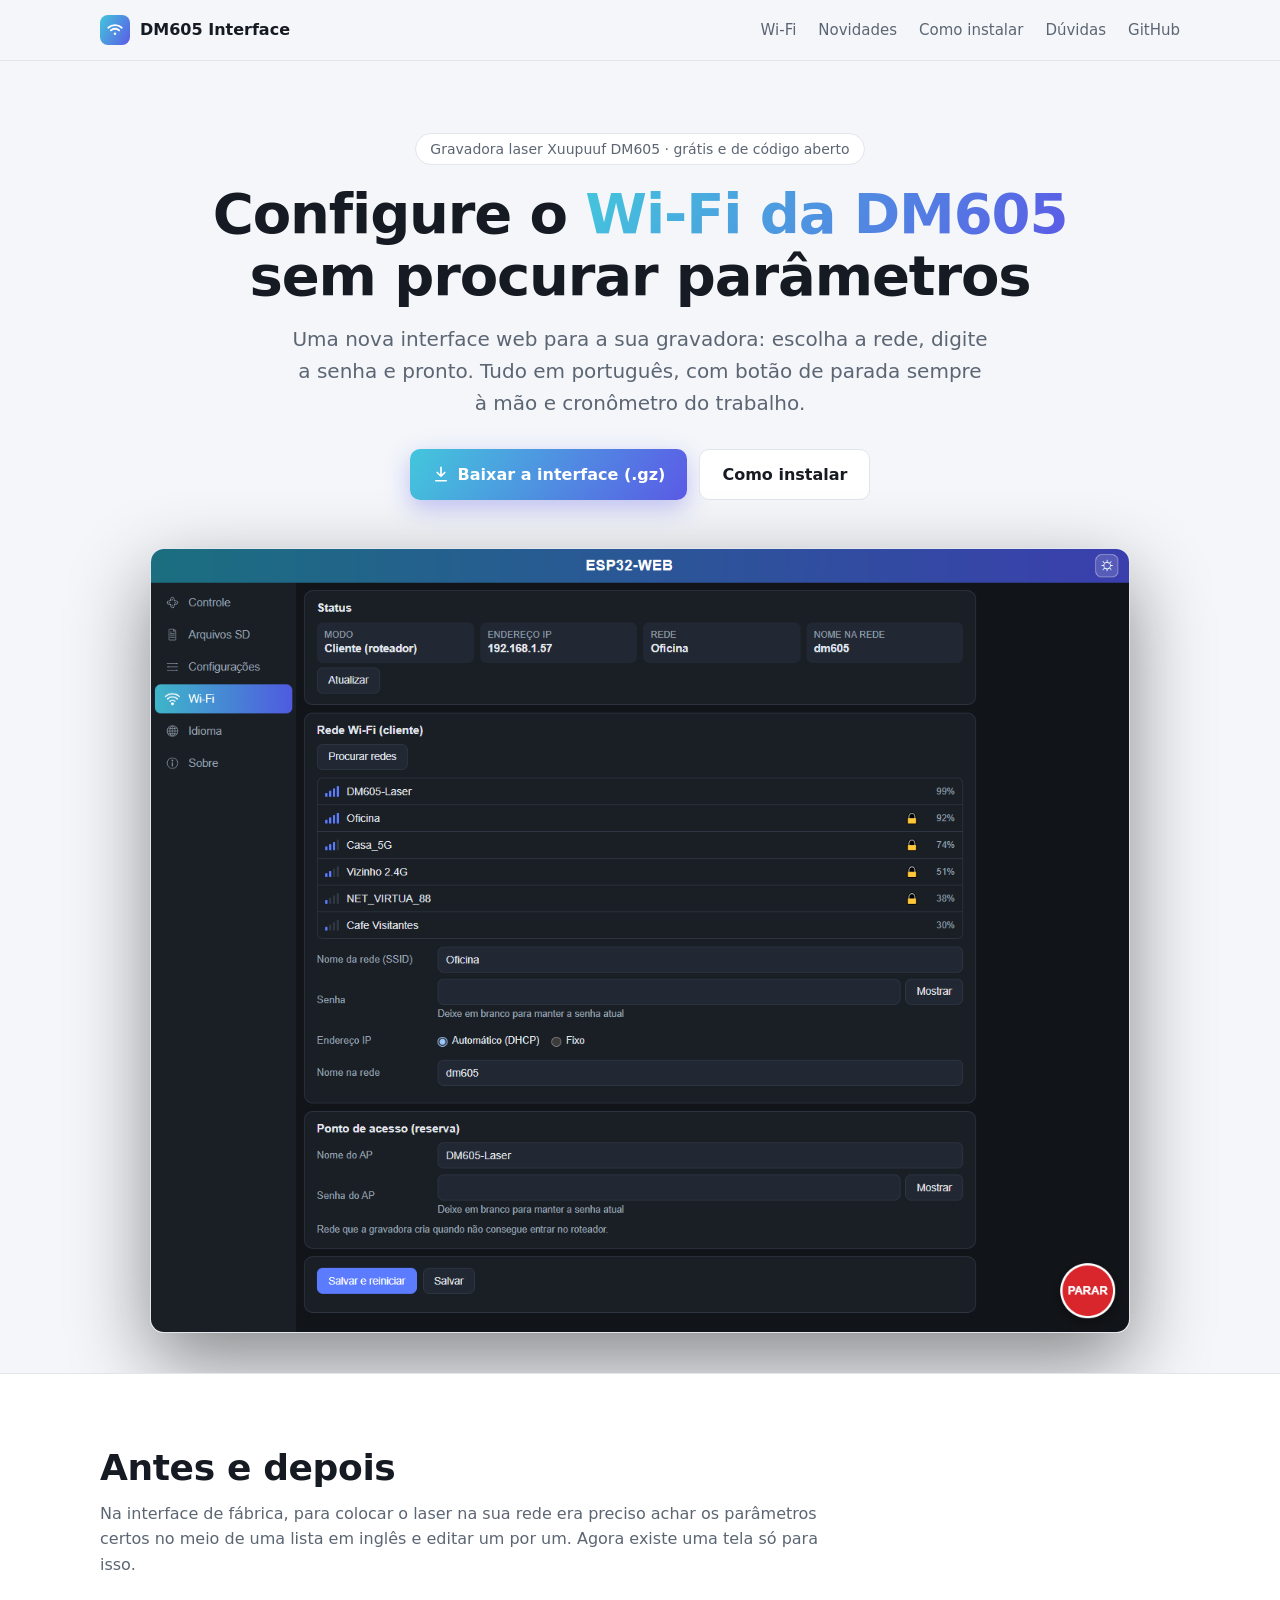
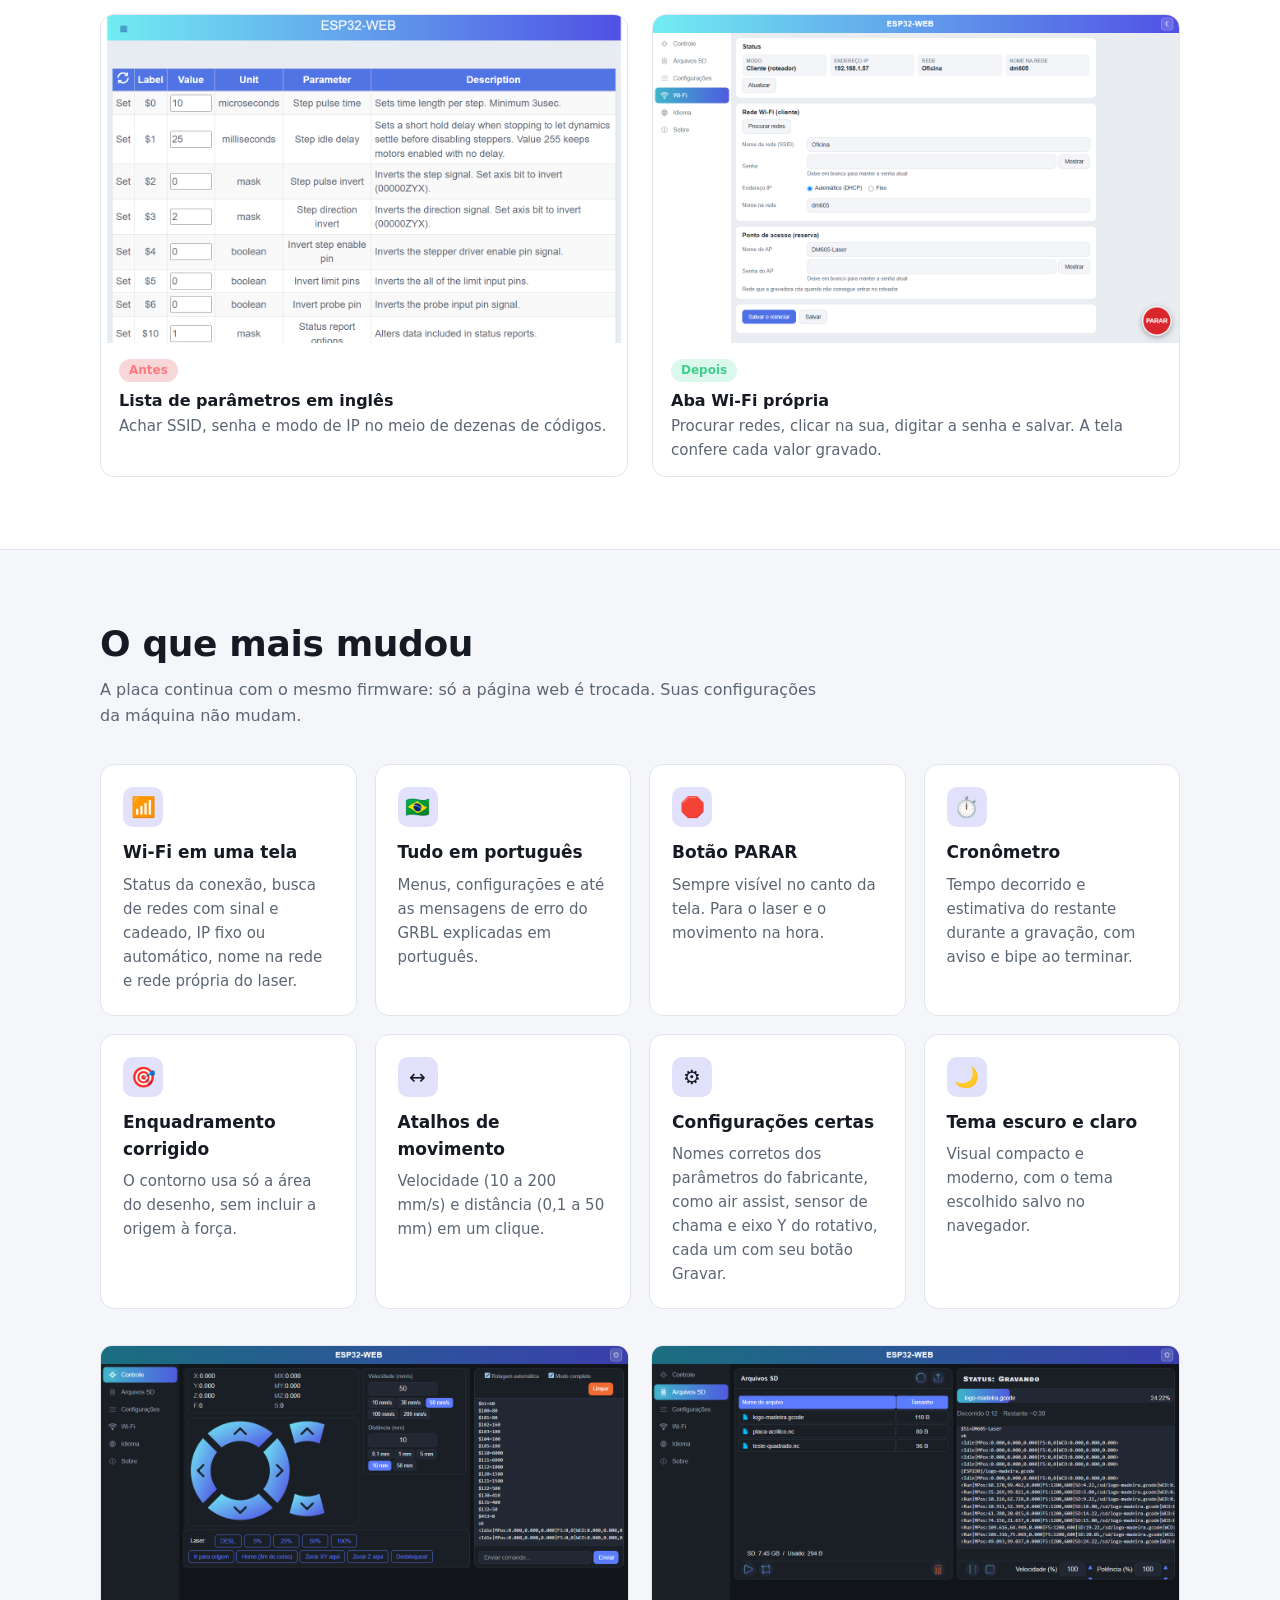
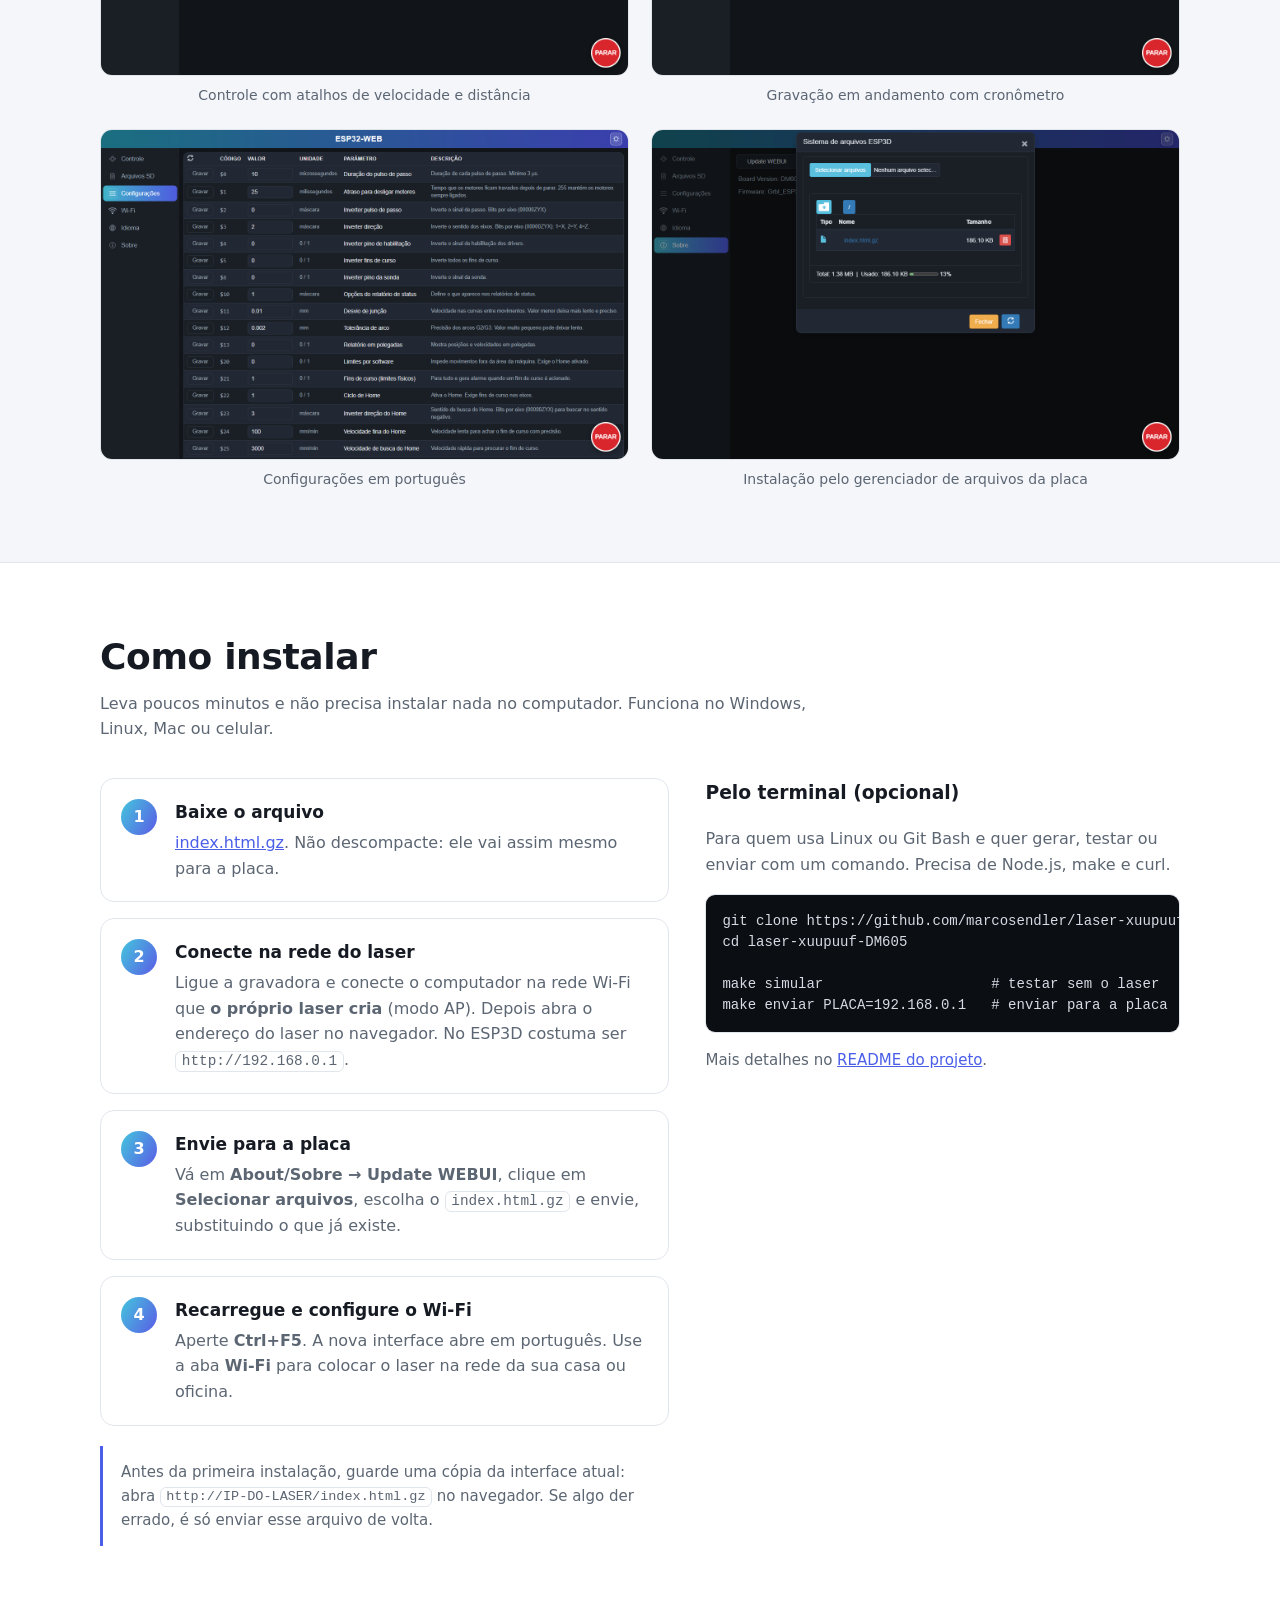
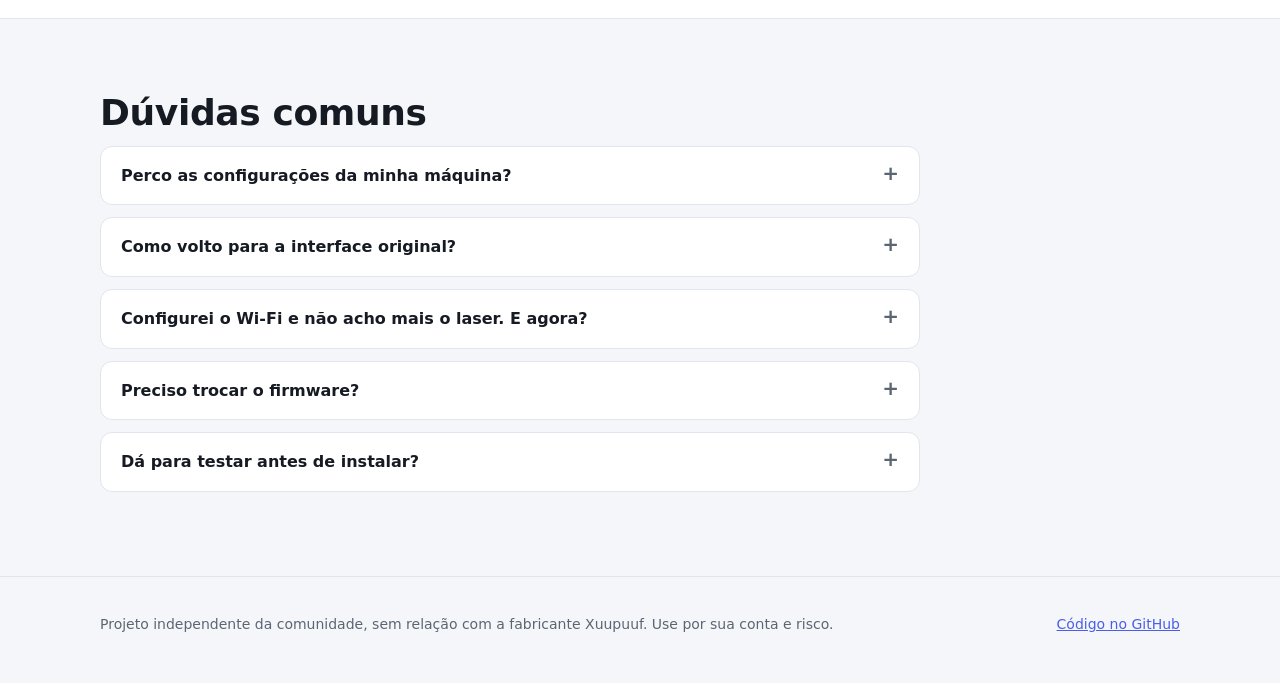
<file: index.html>
<!doctype html>
<html lang="pt-BR">
<head>
<meta charset="utf-8">
<meta name="viewport" content="width=device-width, initial-scale=1">
<title>Xuupuuf DM605: configurar Wi-Fi e nova interface em português</title>
<meta name="description" content="Nova interface web para a gravadora laser Xuupuuf DM605: configure o Wi-Fi sem procurar parâmetros, tudo em português, botão de parada, cronômetro do trabalho. Grátis e de código aberto.">
<meta name="keywords" content="Xuupuuf DM605, DM605 laser, DM605 wifi, configurar wifi gravadora laser, ESP3D, GRBL ESP32, interface web laser">
<link rel="canonical" href="https://marcosendler.github.io/laser-xuupuuf-DM605/">
<meta property="og:type" content="website">
<meta property="og:locale" content="pt_BR">
<meta property="og:title" content="Xuupuuf DM605: configurar Wi-Fi e nova interface em português">
<meta property="og:description" content="Configure o Wi-Fi da sua DM605 por uma tela própria, com a interface toda em português.">
<meta property="og:url" content="https://marcosendler.github.io/laser-xuupuuf-DM605/">
<meta property="og:image" content="https://marcosendler.github.io/laser-xuupuuf-DM605/docs/prints/wifi.png">
<meta name="twitter:card" content="summary_large_image">
<link rel="icon" href="data:image/svg+xml,%3Csvg xmlns='http://www.w3.org/2000/svg' viewBox='0 0 32 32'%3E%3Cdefs%3E%3ClinearGradient id='g' x1='0' y1='0' x2='1' y2='1'%3E%3Cstop offset='0' stop-color='%2343c6dc'/%3E%3Cstop offset='1' stop-color='%235b5be6'/%3E%3C/linearGradient%3E%3C/defs%3E%3Crect width='32' height='32' rx='8' fill='url(%23g)'/%3E%3Cpath d='M8 13a11 11 0 0 1 16 0M11 17a6.5 6.5 0 0 1 10 0' stroke='%23fff' stroke-width='2.4' fill='none' stroke-linecap='round'/%3E%3Ccircle cx='16' cy='21.5' r='2' fill='%23fff'/%3E%3C/svg%3E">
<script type="application/ld+json">
{"@context":"https://schema.org","@type":"SoftwareApplication","name":"Nova interface web para Xuupuuf DM605","applicationCategory":"UtilitiesApplication","operatingSystem":"ESP3D / GRBL_ESP32","inLanguage":"pt-BR","offers":{"@type":"Offer","price":"0","priceCurrency":"BRL"},"url":"https://marcosendler.github.io/laser-xuupuuf-DM605/","downloadUrl":"https://github.com/marcosendler/laser-xuupuuf-DM605/raw/master/nova-interface/index.html.gz"}
</script>
<style>
:root{
  --bg:#0f1218;--bg2:#161a22;--card:#1b2029;--line:#2a303c;--txt:#e7eaf0;--muted:#9aa3b2;
  --a1:#43c6dc;--a2:#5b5be6;--accent:#6d8cff;--red:#d9262c;--ok:#3ecf8e;
  --grad:linear-gradient(120deg,var(--a1),var(--a2));
  --r:14px;
}
@media (prefers-color-scheme:light){
  :root{--bg:#f4f6fa;--bg2:#ffffff;--card:#ffffff;--line:#e1e5ec;--txt:#161a22;--muted:#5c6673;--accent:#4a5ee8}
}
*{box-sizing:border-box}
html{scroll-behavior:smooth}
body{margin:0;background:var(--bg);color:var(--txt);font:16px/1.6 system-ui,-apple-system,"Segoe UI",Roboto,Ubuntu,sans-serif;-webkit-font-smoothing:antialiased}
a{color:var(--accent)}
img{max-width:100%;height:auto;display:block}
code{font:0.9em ui-monospace,SFMono-Regular,Consolas,monospace;background:var(--bg2);border:1px solid var(--line);padding:.1em .4em;border-radius:6px}
.wrap{max-width:1120px;margin:0 auto;padding:0 20px}

/* topo */
header.top{position:sticky;top:0;z-index:10;background:color-mix(in srgb,var(--bg) 85%,transparent);backdrop-filter:blur(10px);border-bottom:1px solid var(--line)}
header.top .wrap{display:flex;align-items:center;gap:20px;height:60px}
.logo{display:flex;align-items:center;gap:10px;font-weight:700;color:var(--txt);text-decoration:none;white-space:nowrap}
.logo i{width:30px;height:30px;border-radius:8px;background:var(--grad);display:grid;place-items:center}
nav{margin-left:auto;display:flex;gap:22px}
nav a{color:var(--muted);text-decoration:none;font-size:15px}
nav a:hover{color:var(--txt)}
@media (max-width:760px){nav{display:none}}

/* hero */
.hero{padding:72px 0 40px;text-align:center;position:relative;overflow:hidden}
.hero::before{content:"";position:absolute;inset:-40% -10% auto;height:520px;background:radial-gradient(closest-side,color-mix(in srgb,var(--a2) 35%,transparent),transparent);opacity:.6;pointer-events:none}
.tag{display:inline-block;border:1px solid var(--line);background:var(--bg2);color:var(--muted);border-radius:99px;padding:4px 14px;font-size:14px;position:relative}
h1{font-size:clamp(32px,5.4vw,56px);line-height:1.1;margin:18px auto 16px;max-width:860px;letter-spacing:-.02em;position:relative}
h1 span{background:var(--grad);-webkit-background-clip:text;background-clip:text;color:transparent}
.lead{font-size:clamp(17px,2.2vw,20px);color:var(--muted);max-width:700px;margin:0 auto 30px;position:relative}
.btns{display:flex;gap:12px;justify-content:center;flex-wrap:wrap;position:relative}
.btn{display:inline-flex;align-items:center;gap:8px;padding:12px 22px;border-radius:10px;font-weight:600;text-decoration:none;border:1px solid var(--line);color:var(--txt);background:var(--bg2)}
.btn.primary{background:var(--grad);border:0;color:#fff;box-shadow:0 8px 24px color-mix(in srgb,var(--a2) 35%,transparent)}
.btn:hover{transform:translateY(-1px)}
.shot{margin:48px auto 0;max-width:980px;border-radius:var(--r);overflow:hidden;border:1px solid var(--line);box-shadow:0 30px 80px rgba(0,0,0,.45);position:relative}

/* secoes */
section{padding:72px 0}
section.alt{background:var(--bg2);border-block:1px solid var(--line)}
h2{font-size:clamp(26px,3.6vw,36px);line-height:1.2;margin:0 0 12px;letter-spacing:-.01em}
.sub{color:var(--muted);margin:0 0 36px;max-width:720px}

/* antes / depois */
.vs{display:grid;grid-template-columns:1fr 1fr;gap:24px}
.vs figure{margin:0;background:var(--card);border:1px solid var(--line);border-radius:var(--r);overflow:hidden}
.vs figcaption{padding:14px 18px;font-size:15px;color:var(--muted)}
.vs figcaption b{color:var(--txt);display:block;font-size:16px}
.badge{display:inline-block;font-size:12px;font-weight:700;padding:2px 10px;border-radius:99px;margin-bottom:6px}
.badge.no{background:color-mix(in srgb,var(--red) 18%,transparent);color:#ff7a7f}
.badge.yes{background:color-mix(in srgb,var(--ok) 18%,transparent);color:var(--ok)}
@media (max-width:760px){.vs{grid-template-columns:1fr}}

/* cards de novidades */
.grid{display:grid;grid-template-columns:repeat(auto-fill,minmax(250px,1fr));gap:18px}
.card{background:var(--card);border:1px solid var(--line);border-radius:var(--r);padding:22px}
.card .ic{width:40px;height:40px;border-radius:10px;display:grid;place-items:center;background:color-mix(in srgb,var(--a2) 18%,transparent);margin-bottom:12px;font-size:20px}
.card h3{margin:0 0 6px;font-size:17px}
.card p{margin:0;color:var(--muted);font-size:15px}

/* galeria */
.gal{display:grid;grid-template-columns:repeat(2,1fr);gap:22px;margin-top:36px}
.gal figure{margin:0}
.gal img{border-radius:12px;border:1px solid var(--line)}
.gal figcaption{color:var(--muted);font-size:14px;margin-top:8px;text-align:center}
@media (max-width:760px){.gal{grid-template-columns:1fr}}

/* passos */
.steps{counter-reset:s;display:grid;gap:16px;max-width:820px}
.step{position:relative;background:var(--card);border:1px solid var(--line);border-radius:var(--r);padding:20px 22px 20px 74px}
.step::before{counter-increment:s;content:counter(s);position:absolute;left:20px;top:20px;width:36px;height:36px;border-radius:50%;background:var(--grad);color:#fff;font-weight:700;display:grid;place-items:center}
.step h3{margin:0 0 4px;font-size:17px}
.step p{margin:0;color:var(--muted)}
.note{max-width:820px;margin-top:20px;border-left:3px solid var(--accent);background:var(--card);padding:14px 18px;border-radius:0 10px 10px 0;color:var(--muted);font-size:15px}
.cols{display:grid;grid-template-columns:1.2fr 1fr;gap:36px;align-items:start}
.cols>*{min-width:0}
@media (max-width:900px){.cols{grid-template-columns:1fr}}
pre{background:#0b0e13;color:#d6dbe4;border:1px solid var(--line);border-radius:10px;padding:16px;overflow:auto;font:14px/1.5 ui-monospace,Consolas,monospace;margin:0 0 12px}

/* faq */
details{background:var(--card);border:1px solid var(--line);border-radius:12px;padding:16px 20px;margin-bottom:12px;max-width:820px}
summary{cursor:pointer;font-weight:600;list-style:none;display:flex;justify-content:space-between;gap:12px}
summary::after{content:"+";color:var(--muted);font-size:20px;line-height:1}
details[open] summary::after{content:"–"}
details p{color:var(--muted);margin:10px 0 0}

footer{padding:36px 0 48px;color:var(--muted);font-size:14px;border-top:1px solid var(--line)}
footer .wrap{display:flex;justify-content:space-between;gap:20px;flex-wrap:wrap}
</style>
</head>
<body>

<header class="top">
  <div class="wrap">
    <a class="logo" href="#"><i><svg width="18" height="18" viewBox="0 0 24 24" fill="none" stroke="#fff" stroke-width="2.4" stroke-linecap="round"><path d="M3 9a13 13 0 0 1 18 0M6.5 12.5a8 8 0 0 1 11 0"/><circle cx="12" cy="17" r="1.6" fill="#fff" stroke="none"/></svg></i>DM605 Interface</a>
    <nav>
      <a href="#wifi">Wi-Fi</a>
      <a href="#novidades">Novidades</a>
      <a href="#instalar">Como instalar</a>
      <a href="#duvidas">Dúvidas</a>
      <a href="https://github.com/marcosendler/laser-xuupuuf-DM605">GitHub</a>
    </nav>
  </div>
</header>

<main>
<div class="hero">
  <div class="wrap">
    <span class="tag">Gravadora laser Xuupuuf DM605 · grátis e de código aberto</span>
    <h1>Configure o <span>Wi-Fi da DM605</span> sem procurar parâmetros</h1>
    <p class="lead">Uma nova interface web para a sua gravadora: escolha a rede, digite a senha e pronto. Tudo em português, com botão de parada sempre à mão e cronômetro do trabalho.</p>
    <div class="btns">
      <a class="btn primary" href="https://github.com/marcosendler/laser-xuupuuf-DM605/raw/master/nova-interface/index.html.gz">
        <svg width="18" height="18" viewBox="0 0 24 24" fill="none" stroke="currentColor" stroke-width="2.2" stroke-linecap="round" stroke-linejoin="round"><path d="M12 3v12M7 10l5 5 5-5M5 21h14"/></svg>
        Baixar a interface (.gz)</a>
      <a class="btn" href="#instalar">Como instalar</a>
    </div>
    <div class="shot"><img src="docs/prints/wifi.png" width="1280" height="1024" alt="Aba Wi-Fi da nova interface da DM605, com lista de redes encontradas e campos de nome e senha"></div>
  </div>
</div>

<section id="wifi" class="alt">
  <div class="wrap">
    <h2>Antes e depois</h2>
    <p class="sub">Na interface de fábrica, para colocar o laser na sua rede era preciso achar os parâmetros certos no meio de uma lista em inglês e editar um por um. Agora existe uma tela só para isso.</p>
    <div class="vs">
      <figure>
        <img src="docs/prints/antes-configuracoes.png" width="1280" height="800" loading="lazy" alt="Interface de fábrica: tabela de parâmetros em inglês">
        <figcaption><span class="badge no">Antes</span><b>Lista de parâmetros em inglês</b>Achar SSID, senha e modo de IP no meio de dezenas de códigos.</figcaption>
      </figure>
      <figure>
        <img src="docs/prints/tema-claro.png" width="1280" height="800" loading="lazy" alt="Nova interface: aba Wi-Fi com status, rede e senha">
        <figcaption><span class="badge yes">Depois</span><b>Aba Wi-Fi própria</b>Procurar redes, clicar na sua, digitar a senha e salvar. A tela confere cada valor gravado.</figcaption>
      </figure>
    </div>
  </div>
</section>

<section id="novidades">
  <div class="wrap">
    <h2>O que mais mudou</h2>
    <p class="sub">A placa continua com o mesmo firmware: só a página web é trocada. Suas configurações da máquina não mudam.</p>
    <div class="grid">
      <div class="card"><div class="ic">📶</div><h3>Wi-Fi em uma tela</h3><p>Status da conexão, busca de redes com sinal e cadeado, IP fixo ou automático, nome na rede e rede própria do laser.</p></div>
      <div class="card"><div class="ic">🇧🇷</div><h3>Tudo em português</h3><p>Menus, configurações e até as mensagens de erro do GRBL explicadas em português.</p></div>
      <div class="card"><div class="ic">🛑</div><h3>Botão PARAR</h3><p>Sempre visível no canto da tela. Para o laser e o movimento na hora.</p></div>
      <div class="card"><div class="ic">⏱️</div><h3>Cronômetro</h3><p>Tempo decorrido e estimativa do restante durante a gravação, com aviso e bipe ao terminar.</p></div>
      <div class="card"><div class="ic">🎯</div><h3>Enquadramento corrigido</h3><p>O contorno usa só a área do desenho, sem incluir a origem à força.</p></div>
      <div class="card"><div class="ic">↔️</div><h3>Atalhos de movimento</h3><p>Velocidade (10 a 200 mm/s) e distância (0,1 a 50 mm) em um clique.</p></div>
      <div class="card"><div class="ic">⚙️</div><h3>Configurações certas</h3><p>Nomes corretos dos parâmetros do fabricante, como air assist, sensor de chama e eixo Y do rotativo, cada um com seu botão Gravar.</p></div>
      <div class="card"><div class="ic">🌙</div><h3>Tema escuro e claro</h3><p>Visual compacto e moderno, com o tema escolhido salvo no navegador.</p></div>
    </div>
    <div class="gal">
      <figure><img src="docs/prints/controle.png" width="1280" height="800" loading="lazy" alt="Tela de controle com setas de movimento e atalhos de velocidade e distância"><figcaption>Controle com atalhos de velocidade e distância</figcaption></figure>
      <figure><img src="docs/prints/trabalho.png" width="1280" height="800" loading="lazy" alt="Gravação em andamento com barra de progresso e cronômetro"><figcaption>Gravação em andamento com cronômetro</figcaption></figure>
      <figure><img src="docs/prints/configuracoes.png" width="1280" height="800" loading="lazy" alt="Aba de configurações com parâmetros em português"><figcaption>Configurações em português</figcaption></figure>
      <figure><img src="docs/prints/atualizar-interface.png" width="1280" height="800" loading="lazy" alt="Gerenciador de arquivos da placa usado para instalar a interface"><figcaption>Instalação pelo gerenciador de arquivos da placa</figcaption></figure>
    </div>
  </div>
</section>

<section id="instalar" class="alt">
  <div class="wrap">
    <h2>Como instalar</h2>
    <p class="sub">Leva poucos minutos e não precisa instalar nada no computador. Funciona no Windows, Linux, Mac ou celular.</p>
    <div class="cols">
      <div>
        <div class="steps">
          <div class="step"><h3>Baixe o arquivo</h3><p><a href="https://github.com/marcosendler/laser-xuupuuf-DM605/raw/master/nova-interface/index.html.gz">index.html.gz</a>. Não descompacte: ele vai assim mesmo para a placa.</p></div>
          <div class="step"><h3>Conecte na rede do laser</h3><p>Ligue a gravadora e conecte o computador na rede Wi-Fi que <b>o próprio laser cria</b> (modo AP). Depois abra o endereço do laser no navegador. No ESP3D costuma ser <code>http://192.168.0.1</code>.</p></div>
          <div class="step"><h3>Envie para a placa</h3><p>Vá em <b>About/Sobre → Update WEBUI</b>, clique em <b>Selecionar arquivos</b>, escolha o <code>index.html.gz</code> e envie, substituindo o que já existe.</p></div>
          <div class="step"><h3>Recarregue e configure o Wi-Fi</h3><p>Aperte <b>Ctrl+F5</b>. A nova interface abre em português. Use a aba <b>Wi-Fi</b> para colocar o laser na rede da sua casa ou oficina.</p></div>
        </div>
        <div class="note">Antes da primeira instalação, guarde uma cópia da interface atual: abra <code>http://IP-DO-LASER/index.html.gz</code> no navegador. Se algo der errado, é só enviar esse arquivo de volta.</div>
      </div>
      <div>
        <h3 style="margin-top:0">Pelo terminal (opcional)</h3>
        <p style="color:var(--muted)">Para quem usa Linux ou Git Bash e quer gerar, testar ou enviar com um comando. Precisa de Node.js, make e curl.</p>
<pre>git clone https://github.com/marcosendler/laser-xuupuuf-DM605
cd laser-xuupuuf-DM605

make simular                    # testar sem o laser
make enviar PLACA=192.168.0.1   # enviar para a placa</pre>
        <p style="color:var(--muted);font-size:15px">Mais detalhes no <a href="https://github.com/marcosendler/laser-xuupuuf-DM605#readme">README do projeto</a>.</p>
      </div>
    </div>
  </div>
</section>

<section id="duvidas">
  <div class="wrap">
    <h2>Dúvidas comuns</h2>
    <details><summary>Perco as configurações da minha máquina?</summary><p>Não. Só a página web é trocada. Os parâmetros da gravadora (velocidades, área de trabalho, potência etc.) ficam na placa e não mudam.</p></details>
    <details><summary>Como volto para a interface original?</summary><p>Envie de novo o <code>index.html.gz</code> que você guardou antes, do mesmo jeito. A interface de fábrica também está no projeto, em <a href="https://github.com/marcosendler/laser-xuupuuf-DM605/tree/master/interface-original">interface-original</a>.</p></details>
    <details><summary>Configurei o Wi-Fi e não acho mais o laser. E agora?</summary><p>Na rede nova, o laser recebe outro IP. Procure por ele na lista de aparelhos do roteador. Se ele não conseguir entrar na rede, normalmente volta a criar a própria rede (modo AP), e você pode conectar nela de novo.</p></details>
    <details><summary>Preciso trocar o firmware?</summary><p>Não. A nova interface usa o mesmo firmware que já vem na DM605 (ESP3D / GRBL_ESP32).</p></details>
    <details><summary>Dá para testar antes de instalar?</summary><p>Sim. Com o projeto baixado, <code>make simular</code> abre a interface com uma placa simulada no próprio computador, sem precisar do laser.</p></details>
  </div>
</section>
</main>

<footer>
  <div class="wrap">
    <span>Projeto independente da comunidade, sem relação com a fabricante Xuupuuf. Use por sua conta e risco.</span>
    <span><a href="https://github.com/marcosendler/laser-xuupuuf-DM605">Código no GitHub</a></span>
  </div>
</footer>
</body>
</html>
</file>
